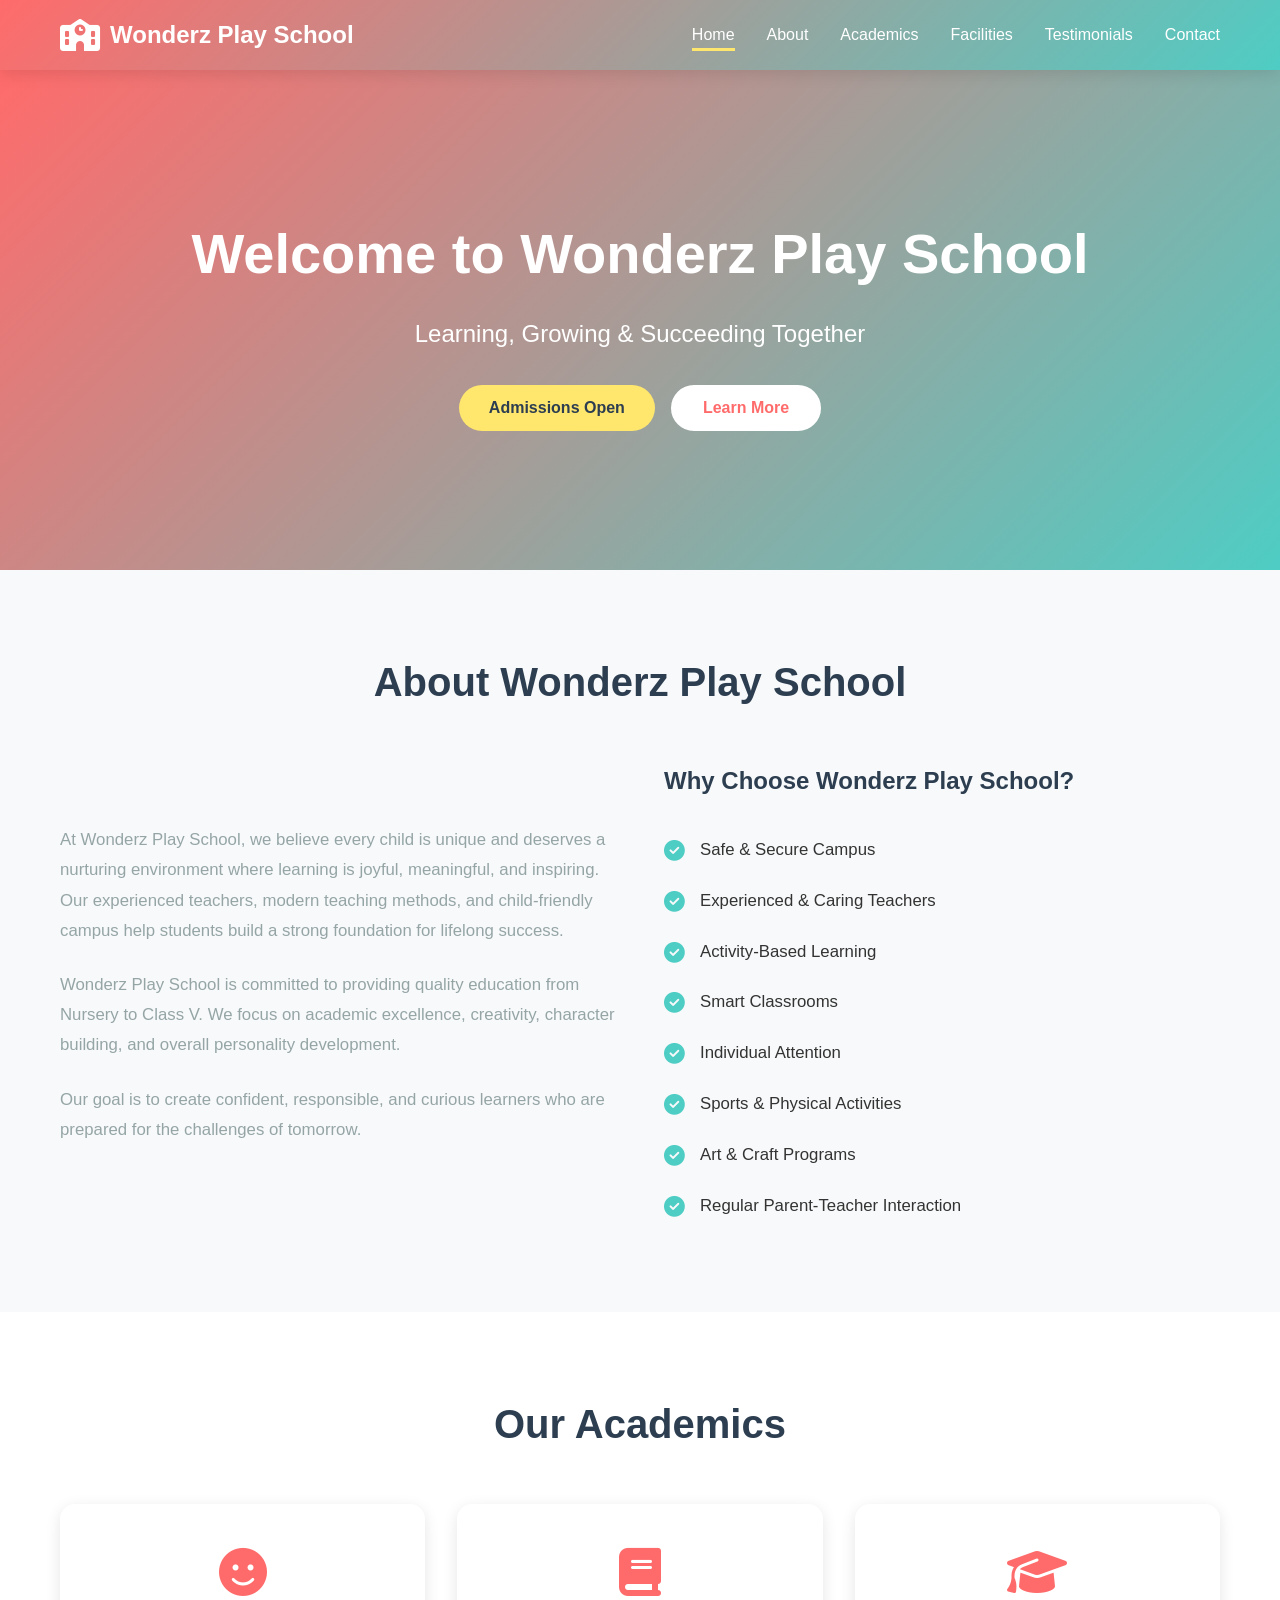
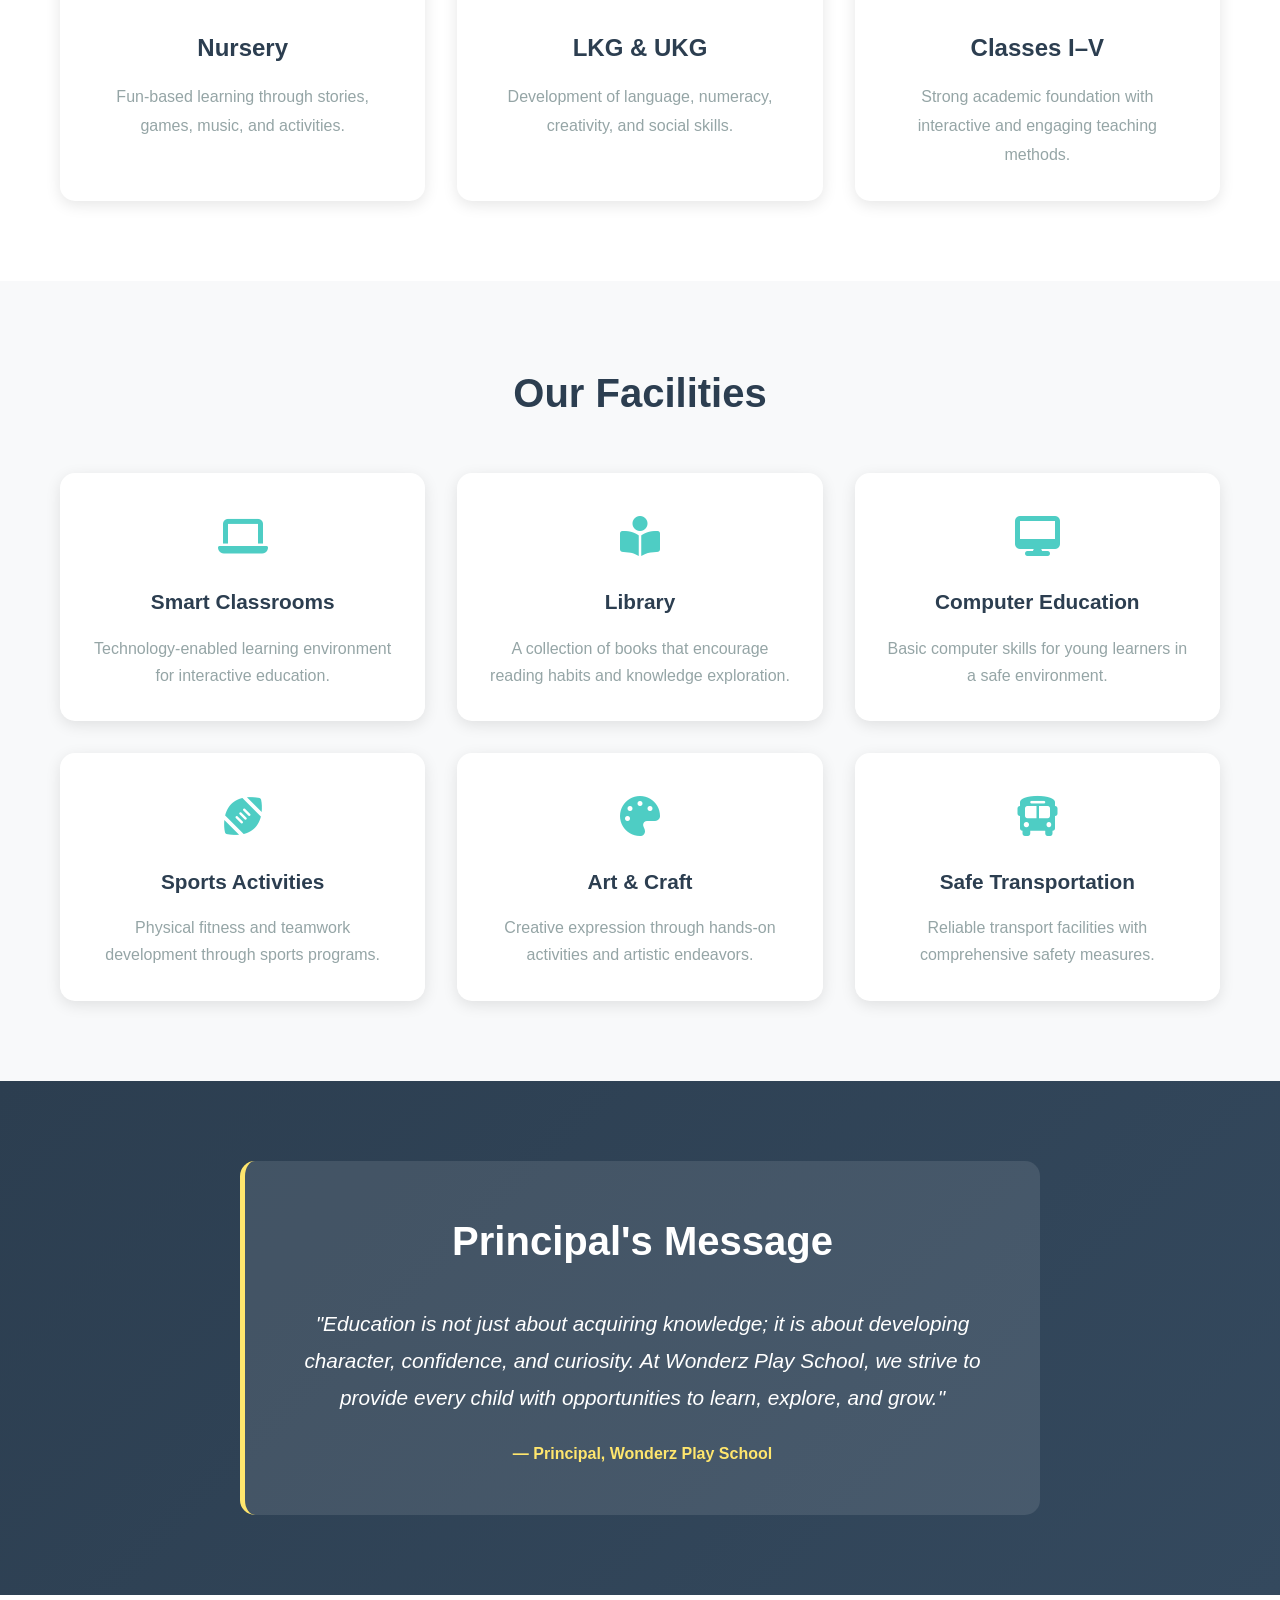
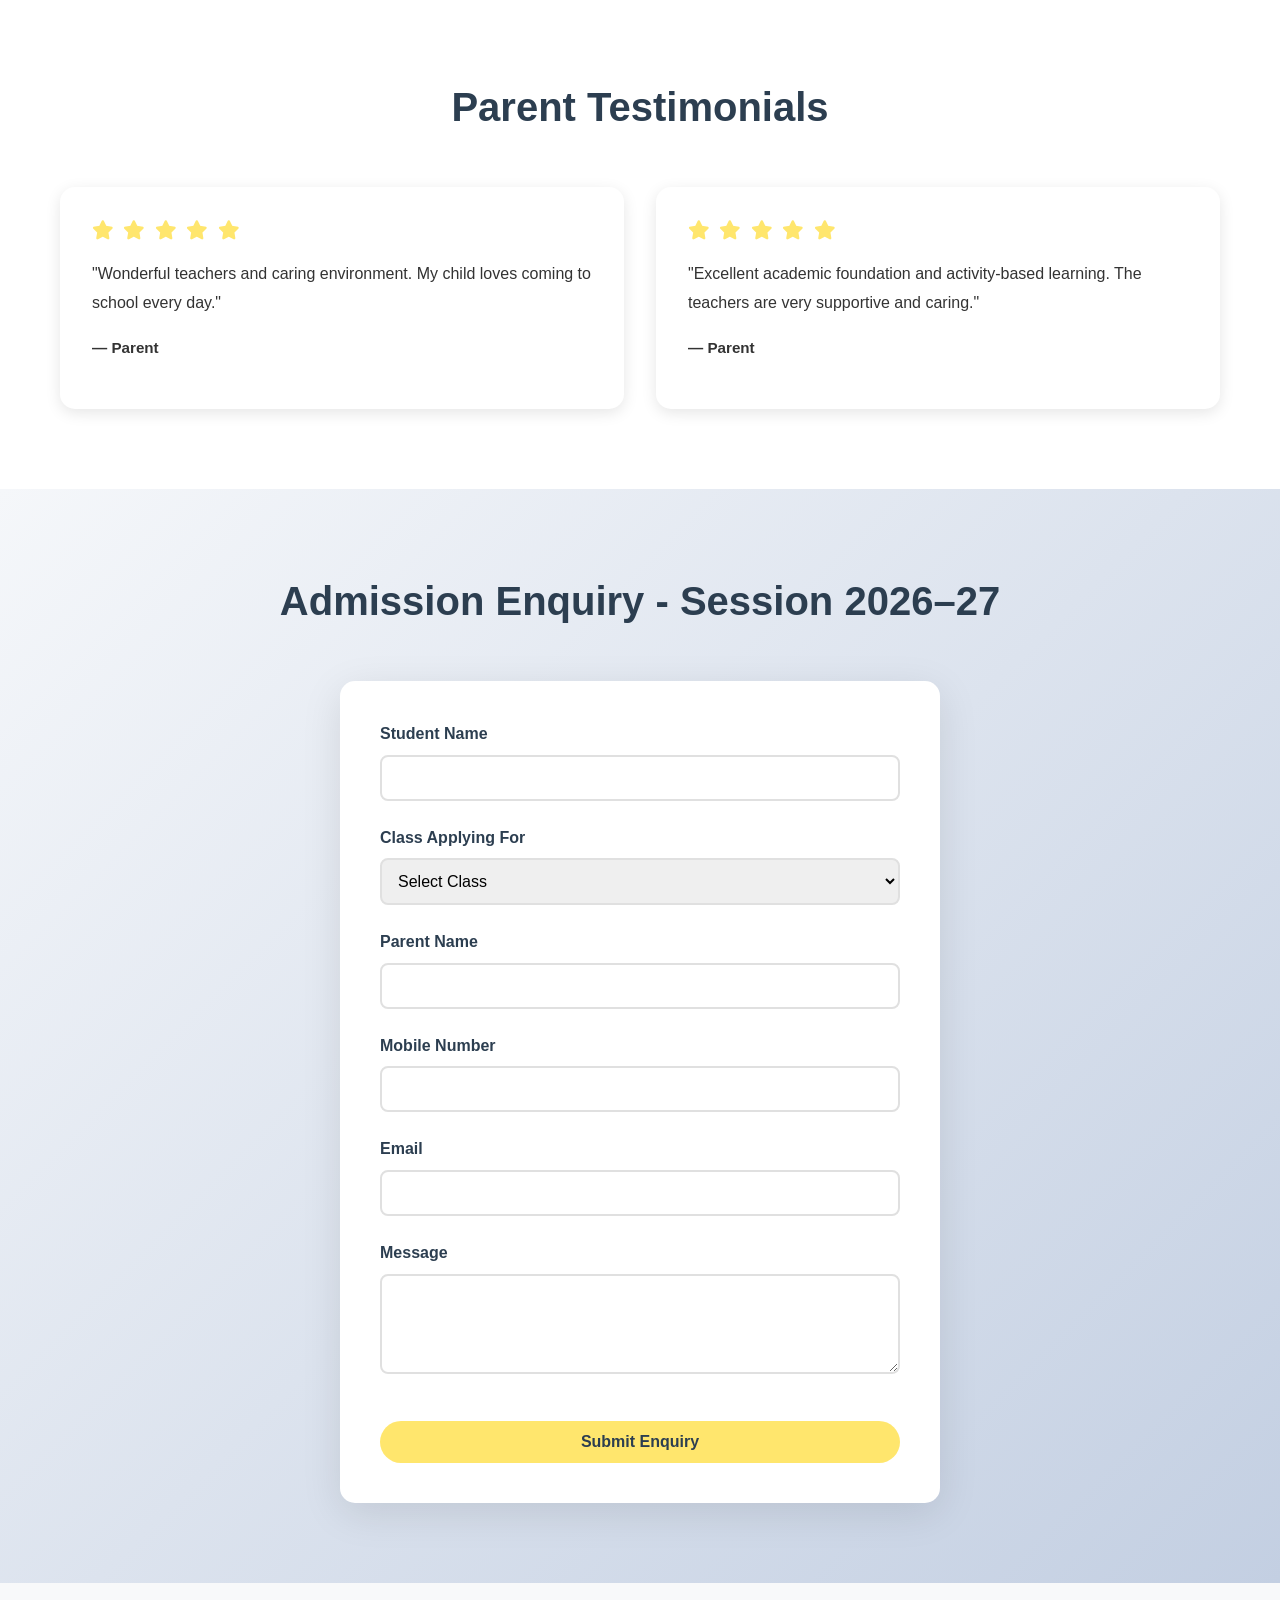
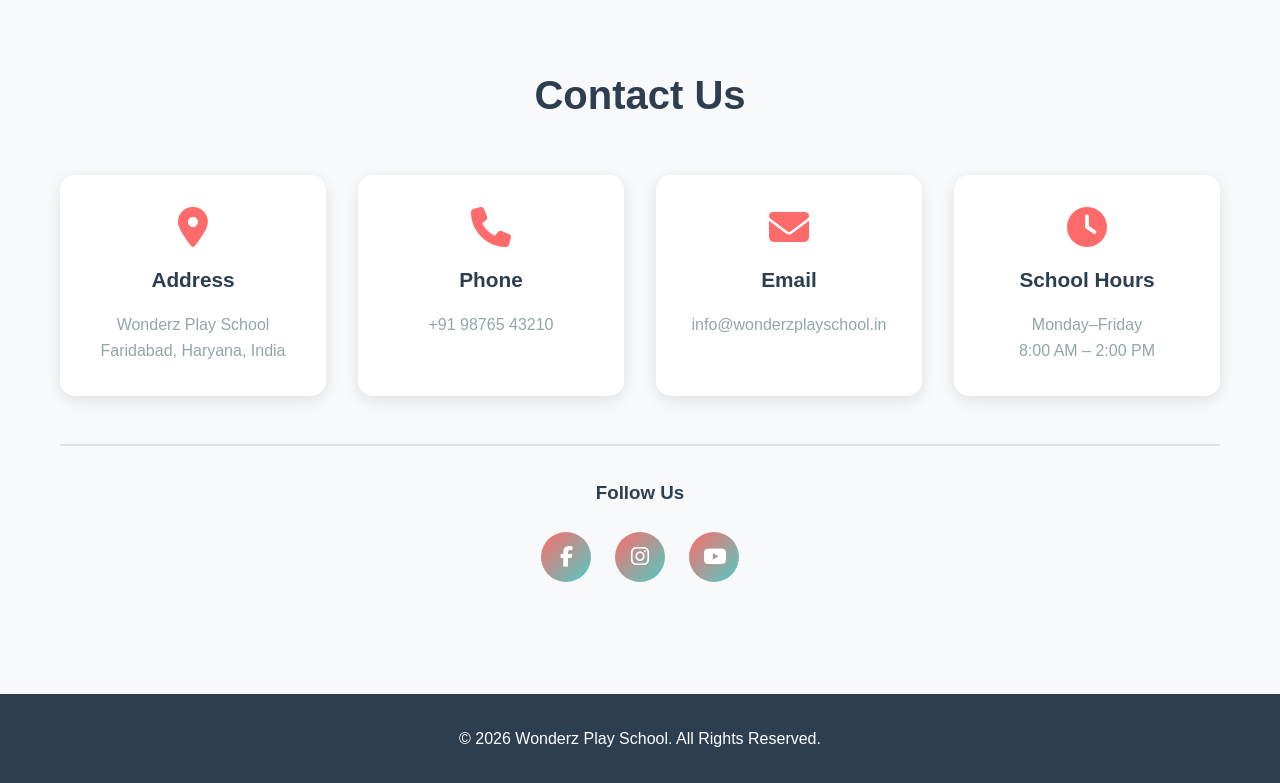
<file: index.html>
<!DOCTYPE html>
<html lang="en">
<head>
    <meta charset="UTF-8">
    <meta name="viewport" content="width=device-width, initial-scale=1.0">
    <title>Wonderz Play School - Nursery to Class V | Faridabad</title>
    <meta name="description" content="Wonderz Play School offers quality education from Nursery to Class V in Faridabad with modern teaching methods, safe campus, and experienced teachers.">
    <link rel="stylesheet" href="styles.css">
    <link rel="stylesheet" href="https://cdnjs.cloudflare.com/ajax/libs/font-awesome/6.4.0/css/all.min.css">
</head>
<body>
    <!-- Navigation Bar -->
    <nav class="navbar">
        <div class="container">
            <div class="navbar-content">
                <div class="logo">
                    <i class="fas fa-school"></i>
                    <span>Wonderz Play School</span>
                </div>
                <button class="hamburger" id="hamburger">
                    <span></span>
                    <span></span>
                    <span></span>
                </button>
                <ul class="nav-links" id="navLinks">
                    <li><a href="#home">Home</a></li>
                    <li><a href="#about">About</a></li>
                    <li><a href="#academics">Academics</a></li>
                    <li><a href="#facilities">Facilities</a></li>
                    <li><a href="#testimonials">Testimonials</a></li>
                    <li><a href="#contact">Contact</a></li>
                </ul>
            </div>
        </div>
    </nav>

    <!-- Hero Section -->
    <section class="hero" id="home">
        <div class="hero-content">
            <h1>Welcome to Wonderz Play School</h1>
            <p>Learning, Growing & Succeeding Together</p>
            <div class="hero-buttons">
                <button class="btn btn-primary" onclick="scrollToSection('admission')">Admissions Open</button>
                <button class="btn btn-secondary" onclick="scrollToSection('contact')">Learn More</button>
            </div>
        </div>
    </section>

    <!-- About Section -->
    <section class="about" id="about">
        <div class="container">
            <h2>About Wonderz Play School</h2>
            <div class="about-grid">
                <div class="about-text">
                    <p>At Wonderz Play School, we believe every child is unique and deserves a nurturing environment where learning is joyful, meaningful, and inspiring. Our experienced teachers, modern teaching methods, and child-friendly campus help students build a strong foundation for lifelong success.</p>
                    <p>Wonderz Play School is committed to providing quality education from Nursery to Class V. We focus on academic excellence, creativity, character building, and overall personality development.</p>
                    <p>Our goal is to create confident, responsible, and curious learners who are prepared for the challenges of tomorrow.</p>
                </div>
                <div class="why-choose">
                    <h3>Why Choose Wonderz Play School?</h3>
                    <ul class="features-list">
                        <li><i class="fas fa-check-circle"></i> Safe & Secure Campus</li>
                        <li><i class="fas fa-check-circle"></i> Experienced & Caring Teachers</li>
                        <li><i class="fas fa-check-circle"></i> Activity-Based Learning</li>
                        <li><i class="fas fa-check-circle"></i> Smart Classrooms</li>
                        <li><i class="fas fa-check-circle"></i> Individual Attention</li>
                        <li><i class="fas fa-check-circle"></i> Sports & Physical Activities</li>
                        <li><i class="fas fa-check-circle"></i> Art & Craft Programs</li>
                        <li><i class="fas fa-check-circle"></i> Regular Parent-Teacher Interaction</li>
                    </ul>
                </div>
            </div>
        </div>
    </section>

    <!-- Academics Section -->
    <section class="academics" id="academics">
        <div class="container">
            <h2>Our Academics</h2>
            <div class="academics-grid">
                <div class="academic-card">
                    <div class="icon">
                        <i class="fas fa-smile"></i>
                    </div>
                    <h3>Nursery</h3>
                    <p>Fun-based learning through stories, games, music, and activities.</p>
                </div>
                <div class="academic-card">
                    <div class="icon">
                        <i class="fas fa-book"></i>
                    </div>
                    <h3>LKG & UKG</h3>
                    <p>Development of language, numeracy, creativity, and social skills.</p>
                </div>
                <div class="academic-card">
                    <div class="icon">
                        <i class="fas fa-graduation-cap"></i>
                    </div>
                    <h3>Classes I–V</h3>
                    <p>Strong academic foundation with interactive and engaging teaching methods.</p>
                </div>
            </div>
        </div>
    </section>

    <!-- Facilities Section -->
    <section class="facilities" id="facilities">
        <div class="container">
            <h2>Our Facilities</h2>
            <div class="facilities-grid">
                <div class="facility-card">
                    <div class="facility-icon">
                        <i class="fas fa-laptop"></i>
                    </div>
                    <h3>Smart Classrooms</h3>
                    <p>Technology-enabled learning environment for interactive education.</p>
                </div>
                <div class="facility-card">
                    <div class="facility-icon">
                        <i class="fas fa-book-reader"></i>
                    </div>
                    <h3>Library</h3>
                    <p>A collection of books that encourage reading habits and knowledge exploration.</p>
                </div>
                <div class="facility-card">
                    <div class="facility-icon">
                        <i class="fas fa-desktop"></i>
                    </div>
                    <h3>Computer Education</h3>
                    <p>Basic computer skills for young learners in a safe environment.</p>
                </div>
                <div class="facility-card">
                    <div class="facility-icon">
                        <i class="fas fa-football-ball"></i>
                    </div>
                    <h3>Sports Activities</h3>
                    <p>Physical fitness and teamwork development through sports programs.</p>
                </div>
                <div class="facility-card">
                    <div class="facility-icon">
                        <i class="fas fa-palette"></i>
                    </div>
                    <h3>Art & Craft</h3>
                    <p>Creative expression through hands-on activities and artistic endeavors.</p>
                </div>
                <div class="facility-card">
                    <div class="facility-icon">
                        <i class="fas fa-bus"></i>
                    </div>
                    <h3>Safe Transportation</h3>
                    <p>Reliable transport facilities with comprehensive safety measures.</p>
                </div>
            </div>
        </div>
    </section>

    <!-- Principal's Message Section -->
    <section class="principal-message">
        <div class="container">
            <div class="message-card">
                <h2>Principal's Message</h2>
                <blockquote>
                    "Education is not just about acquiring knowledge; it is about developing character, confidence, and curiosity. At Wonderz Play School, we strive to provide every child with opportunities to learn, explore, and grow."
                </blockquote>
                <p class="principal-name">— Principal, Wonderz Play School</p>
            </div>
        </div>
    </section>

    <!-- Testimonials Section -->
    <section class="testimonials" id="testimonials">
        <div class="container">
            <h2>Parent Testimonials</h2>
            <div class="testimonials-grid">
                <div class="testimonial-card">
                    <div class="stars">
                        <i class="fas fa-star"></i>
                        <i class="fas fa-star"></i>
                        <i class="fas fa-star"></i>
                        <i class="fas fa-star"></i>
                        <i class="fas fa-star"></i>
                    </div>
                    <p>"Wonderful teachers and caring environment. My child loves coming to school every day."</p>
                    <p class="testimonial-author">— Parent</p>
                </div>
                <div class="testimonial-card">
                    <div class="stars">
                        <i class="fas fa-star"></i>
                        <i class="fas fa-star"></i>
                        <i class="fas fa-star"></i>
                        <i class="fas fa-star"></i>
                        <i class="fas fa-star"></i>
                    </div>
                    <p>"Excellent academic foundation and activity-based learning. The teachers are very supportive and caring."</p>
                    <p class="testimonial-author">— Parent</p>
                </div>
            </div>
        </div>
    </section>

    <!-- Admission Section -->
    <section class="admission" id="admission">
        <div class="container">
            <h2>Admission Enquiry - Session 2026–27</h2>
            <div class="admission-form-wrapper">
                <form class="admission-form" id="admissionForm">
                    <div class="form-group">
                        <label for="studentName">Student Name</label>
                        <input type="text" id="studentName" name="studentName" required>
                    </div>
                    <div class="form-group">
                        <label for="classApplying">Class Applying For</label>
                        <select id="classApplying" name="classApplying" required>
                            <option value="">Select Class</option>
                            <option value="Nursery">Nursery</option>
                            <option value="LKG">LKG</option>
                            <option value="UKG">UKG</option>
                            <option value="Class I">Class I</option>
                            <option value="Class II">Class II</option>
                            <option value="Class III">Class III</option>
                            <option value="Class IV">Class IV</option>
                            <option value="Class V">Class V</option>
                        </select>
                    </div>
                    <div class="form-group">
                        <label for="parentName">Parent Name</label>
                        <input type="text" id="parentName" name="parentName" required>
                    </div>
                    <div class="form-group">
                        <label for="mobile">Mobile Number</label>
                        <input type="tel" id="mobile" name="mobile" pattern="[0-9]{10}" required>
                    </div>
                    <div class="form-group">
                        <label for="email">Email</label>
                        <input type="email" id="email" name="email" required>
                    </div>
                    <div class="form-group">
                        <label for="message">Message</label>
                        <textarea id="message" name="message" rows="4"></textarea>
                    </div>
                    <button type="submit" class="btn btn-primary">Submit Enquiry</button>
                    <div id="formMessage" class="form-message"></div>
                </form>
            </div>
        </div>
    </section>

    <!-- Contact Section -->
    <section class="contact" id="contact">
        <div class="container">
            <h2>Contact Us</h2>
            <div class="contact-grid">
                <div class="contact-card">
                    <i class="fas fa-map-marker-alt"></i>
                    <h3>Address</h3>
                    <p>Wonderz Play School<br>Faridabad, Haryana, India</p>
                </div>
                <div class="contact-card">
                    <i class="fas fa-phone"></i>
                    <h3>Phone</h3>
                    <p><a href="tel:+919876543210">+91 98765 43210</a></p>
                </div>
                <div class="contact-card">
                    <i class="fas fa-envelope"></i>
                    <h3>Email</h3>
                    <p><a href="mailto:info@wonderzplayschool.in">info@wonderzplayschool.in</a></p>
                </div>
                <div class="contact-card">
                    <i class="fas fa-clock"></i>
                    <h3>School Hours</h3>
                    <p>Monday–Friday<br>8:00 AM – 2:00 PM</p>
                </div>
            </div>

            <!-- Social Media -->
            <div class="social-media">
                <h3>Follow Us</h3>
                <div class="social-links">
                    <a href="#" target="_blank" class="social-icon">
                        <i class="fab fa-facebook-f"></i>
                    </a>
                    <a href="#" target="_blank" class="social-icon">
                        <i class="fab fa-instagram"></i>
                    </a>
                    <a href="#" target="_blank" class="social-icon">
                        <i class="fab fa-youtube"></i>
                    </a>
                </div>
            </div>
        </div>
    </section>

    <!-- Footer -->
    <footer class="footer">
        <div class="container">
            <p>&copy; 2026 Wonderz Play School. All Rights Reserved.</p>
        </div>
    </footer>

    <script src="script.js"></script>
</body>
</html>
</file>
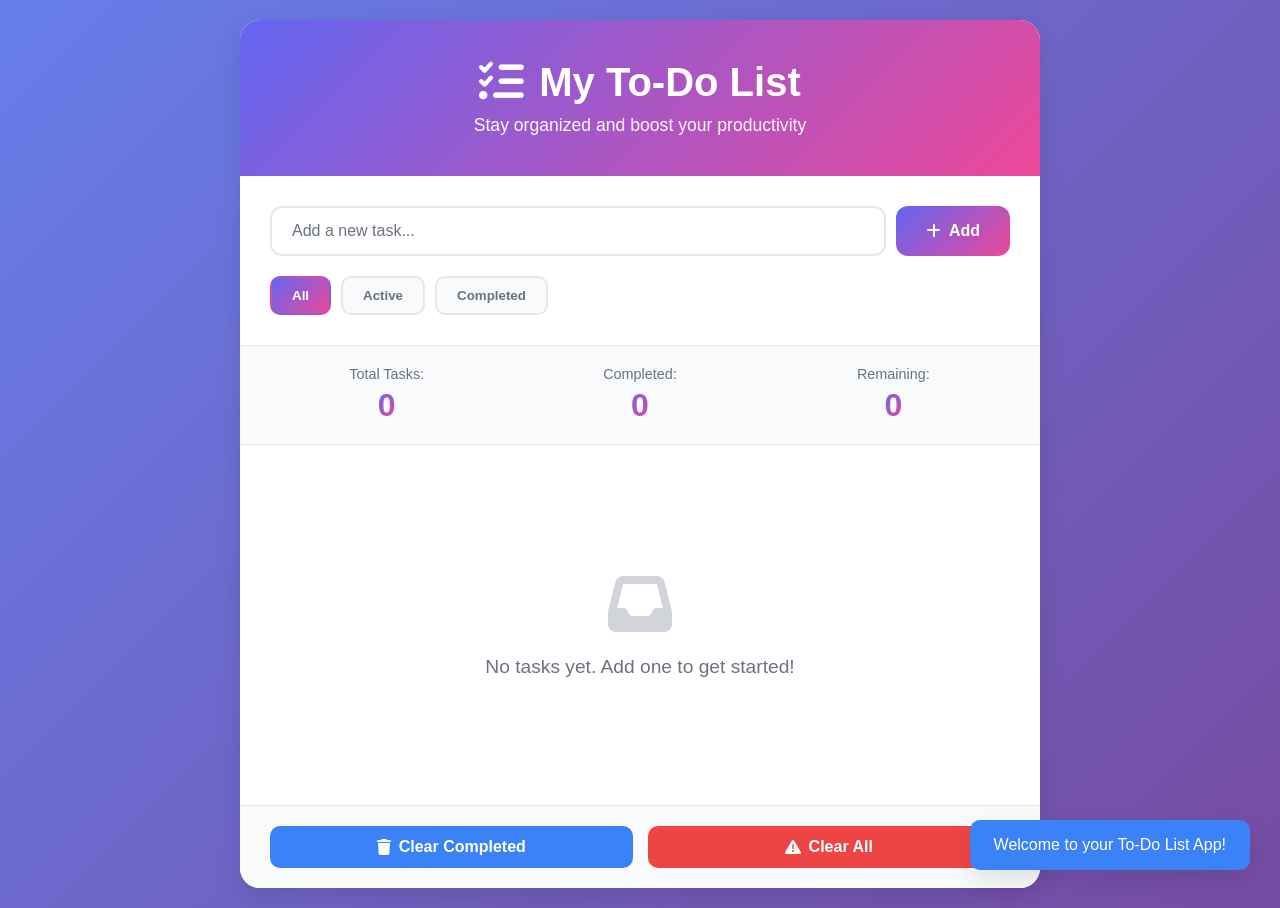
<file: todo-app.html>
<!DOCTYPE html>
<html lang="en">
<head>
    <meta charset="UTF-8">
    <meta name="viewport" content="width=device-width, initial-scale=1.0">
    <title>To-Do List App - Simple Task Manager</title>
    <meta name="description" content="A simple and elegant to-do list application with local storage. Manage your tasks efficiently.">
    <link rel="stylesheet" href="todo-styles.css">
    <link rel="stylesheet" href="https://cdnjs.cloudflare.com/ajax/libs/font-awesome/6.4.0/css/all.min.css">
</head>
<body>
    <div class="container">
        <div class="todo-wrapper">
            <!-- Header Section -->
            <div class="todo-header">
                <h1><i class="fas fa-tasks"></i> My To-Do List</h1>
                <p class="subtitle">Stay organized and boost your productivity</p>
            </div>

            <!-- Input Section -->
            <div class="input-section">
                <div class="input-group">
                    <input 
                        type="text" 
                        id="todoInput" 
                        class="todo-input" 
                        placeholder="Add a new task..."
                        autocomplete="off"
                    >
                    <button id="addBtn" class="add-btn">
                        <i class="fas fa-plus"></i> Add
                    </button>
                </div>
                <div class="filter-buttons">
                    <button class="filter-btn active" data-filter="all">
                        All
                    </button>
                    <button class="filter-btn" data-filter="active">
                        Active
                    </button>
                    <button class="filter-btn" data-filter="completed">
                        Completed
                    </button>
                </div>
            </div>

            <!-- Stats Section -->
            <div class="stats-section">
                <div class="stat-item">
                    <span class="stat-label">Total Tasks:</span>
                    <span class="stat-value" id="totalTasks">0</span>
                </div>
                <div class="stat-item">
                    <span class="stat-label">Completed:</span>
                    <span class="stat-value" id="completedTasks">0</span>
                </div>
                <div class="stat-item">
                    <span class="stat-label">Remaining:</span>
                    <span class="stat-value" id="remainingTasks">0</span>
                </div>
            </div>

            <!-- Tasks List Section -->
            <div class="tasks-section">
                <ul id="todoList" class="todo-list">
                    <!-- Tasks will be added here dynamically -->
                </ul>
                <div id="emptyState" class="empty-state">
                    <i class="fas fa-inbox"></i>
                    <p>No tasks yet. Add one to get started!</p>
                </div>
            </div>

            <!-- Action Buttons -->
            <div class="action-buttons">
                <button id="clearCompleted" class="btn btn-secondary">
                    <i class="fas fa-trash"></i> Clear Completed
                </button>
                <button id="clearAll" class="btn btn-danger">
                    <i class="fas fa-exclamation-triangle"></i> Clear All
                </button>
            </div>
        </div>
    </div>

    <!-- Confirmation Modal -->
    <div id="confirmModal" class="modal">
        <div class="modal-content">
            <div class="modal-header">
                <h2>Confirm Action</h2>
                <button class="modal-close" onclick="closeModal()">&times;</button>
            </div>
            <div class="modal-body">
                <p id="confirmMessage">Are you sure?</p>
            </div>
            <div class="modal-footer">
                <button class="btn btn-secondary" onclick="closeModal()">Cancel</button>
                <button class="btn btn-danger" id="confirmBtn">Confirm</button>
            </div>
        </div>
    </div>

    <!-- Toast Notification -->
    <div id="toast" class="toast"></div>

    <script src="todo-script.js"></script>
</body>
</html>
</file>
<file: styles.css>
/* ========================================
   WONDERZ PLAY SCHOOL - STYLES
   ======================================== */

* {
    margin: 0;
    padding: 0;
    box-sizing: border-box;
}

:root {
    --primary-color: #FF6B6B;
    --secondary-color: #4ECDC4;
    --accent-color: #FFE66D;
    --dark-color: #2C3E50;
    --light-color: #F8F9FA;
    --text-color: #333;
    --gray-color: #95A5A6;
    --shadow: 0 4px 15px rgba(0, 0, 0, 0.1);
    --transition: all 0.3s ease;
}

body {
    font-family: 'Segoe UI', Tahoma, Geneva, Verdana, sans-serif;
    line-height: 1.6;
    color: var(--text-color);
    overflow-x: hidden;
}

.container {
    max-width: 1200px;
    margin: 0 auto;
    padding: 0 20px;
}

/* ========================================
   NAVIGATION BAR
   ======================================== */

.navbar {
    background: linear-gradient(135deg, var(--primary-color) 0%, var(--secondary-color) 100%);
    color: white;
    padding: 1rem 0;
    position: sticky;
    top: 0;
    z-index: 1000;
    box-shadow: var(--shadow);
}

.navbar-content {
    display: flex;
    justify-content: space-between;
    align-items: center;
}

.logo {
    display: flex;
    align-items: center;
    font-size: 1.5rem;
    font-weight: bold;
    gap: 10px;
}

.logo i {
    font-size: 2rem;
}

.nav-links {
    display: flex;
    list-style: none;
    gap: 2rem;
}

.nav-links a {
    color: white;
    text-decoration: none;
    transition: var(--transition);
    font-weight: 500;
}

.nav-links a:hover {
    opacity: 0.8;
    transform: translateY(-2px);
}

.hamburger {
    display: none;
    flex-direction: column;
    background: none;
    border: none;
    cursor: pointer;
    gap: 5px;
}

.hamburger span {
    width: 25px;
    height: 3px;
    background: white;
    border-radius: 2px;
    transition: var(--transition);
}

/* ========================================
   HERO SECTION
   ======================================== */

.hero {
    background: linear-gradient(135deg, var(--primary-color) 0%, var(--secondary-color) 100%);
    color: white;
    padding: 120px 20px;
    text-align: center;
    min-height: 500px;
    display: flex;
    align-items: center;
    justify-content: center;
}

.hero-content h1 {
    font-size: 3.5rem;
    margin-bottom: 1rem;
    animation: slideInDown 0.8s ease;
}

.hero-content p {
    font-size: 1.5rem;
    margin-bottom: 2rem;
    opacity: 0.95;
    animation: slideInUp 0.8s ease 0.2s both;
}

.hero-buttons {
    display: flex;
    gap: 1rem;
    justify-content: center;
    flex-wrap: wrap;
    animation: slideInUp 0.8s ease 0.4s both;
}

@keyframes slideInDown {
    from {
        opacity: 0;
        transform: translateY(-30px);
    }
    to {
        opacity: 1;
        transform: translateY(0);
    }
}

@keyframes slideInUp {
    from {
        opacity: 0;
        transform: translateY(30px);
    }
    to {
        opacity: 1;
        transform: translateY(0);
    }
}

/* ========================================
   BUTTONS
   ======================================== */

.btn {
    padding: 12px 30px;
    font-size: 1rem;
    border: none;
    border-radius: 50px;
    cursor: pointer;
    transition: var(--transition);
    font-weight: 600;
    text-decoration: none;
    display: inline-block;
}

.btn-primary {
    background: var(--accent-color);
    color: var(--dark-color);
}

.btn-primary:hover {
    transform: translateY(-3px);
    box-shadow: 0 8px 20px rgba(255, 230, 109, 0.4);
}

.btn-secondary {
    background: white;
    color: var(--primary-color);
    border: 2px solid white;
}

.btn-secondary:hover {
    background: transparent;
    color: white;
    transform: translateY(-3px);
}

/* ========================================
   ABOUT SECTION
   ======================================== */

.about {
    padding: 80px 20px;
    background: var(--light-color);
}

.about h2,
.academics h2,
.facilities h2,
.admission h2,
.contact h2,
.testimonials h2,
.principal-message h2 {
    font-size: 2.5rem;
    margin-bottom: 3rem;
    text-align: center;
    color: var(--dark-color);
}

.about-grid {
    display: grid;
    grid-template-columns: 1fr 1fr;
    gap: 3rem;
    align-items: center;
}

.about-text p {
    margin-bottom: 1.5rem;
    line-height: 1.8;
    color: var(--gray-color);
    font-size: 1.05rem;
}

.why-choose h3 {
    font-size: 1.5rem;
    color: var(--dark-color);
    margin-bottom: 1.5rem;
}

.features-list {
    list-style: none;
}

.features-list li {
    padding: 12px 0;
    display: flex;
    align-items: center;
    gap: 15px;
    font-size: 1.05rem;
    color: var(--text-color);
}

.features-list i {
    color: var(--secondary-color);
    font-size: 1.3rem;
}

/* ========================================
   ACADEMICS SECTION
   ======================================== */

.academics {
    padding: 80px 20px;
}

.academics-grid {
    display: grid;
    grid-template-columns: repeat(auto-fit, minmax(300px, 1fr));
    gap: 2rem;
}

.academic-card {
    background: white;
    padding: 2rem;
    border-radius: 15px;
    text-align: center;
    box-shadow: var(--shadow);
    transition: var(--transition);
}

.academic-card:hover {
    transform: translateY(-10px);
    box-shadow: 0 10px 30px rgba(0, 0, 0, 0.15);
}

.academic-card .icon {
    font-size: 3rem;
    color: var(--primary-color);
    margin-bottom: 1rem;
}

.academic-card h3 {
    font-size: 1.5rem;
    margin-bottom: 1rem;
    color: var(--dark-color);
}

.academic-card p {
    color: var(--gray-color);
    line-height: 1.8;
}

/* ========================================
   FACILITIES SECTION
   ======================================== */

.facilities {
    padding: 80px 20px;
    background: var(--light-color);
}

.facilities-grid {
    display: grid;
    grid-template-columns: repeat(auto-fit, minmax(280px, 1fr));
    gap: 2rem;
}

.facility-card {
    background: white;
    padding: 2rem;
    border-radius: 15px;
    text-align: center;
    box-shadow: var(--shadow);
    transition: var(--transition);
}

.facility-card:hover {
    transform: translateY(-8px);
    box-shadow: 0 15px 35px rgba(0, 0, 0, 0.1);
    border-top: 4px solid var(--secondary-color);
}

.facility-icon {
    font-size: 2.5rem;
    color: var(--secondary-color);
    margin-bottom: 1rem;
}

.facility-card h3 {
    font-size: 1.3rem;
    margin-bottom: 1rem;
    color: var(--dark-color);
}

.facility-card p {
    color: var(--gray-color);
    line-height: 1.7;
}

/* ========================================
   PRINCIPAL'S MESSAGE
   ======================================== */

.principal-message {
    padding: 80px 20px;
    background: linear-gradient(135deg, var(--dark-color) 0%, #34495E 100%);
    color: white;
}

.message-card {
    background: rgba(255, 255, 255, 0.1);
    padding: 3rem;
    border-radius: 15px;
    border-left: 5px solid var(--accent-color);
    max-width: 800px;
    margin: 0 auto;
    text-align: center;
}

.message-card h2 {
    color: white;
    margin-bottom: 2rem;
}

.message-card blockquote {
    font-size: 1.3rem;
    font-style: italic;
    margin-bottom: 1.5rem;
    line-height: 1.8;
}

.principal-name {
    color: var(--accent-color);
    font-weight: 600;
}

/* ========================================
   TESTIMONIALS SECTION
   ======================================== */

.testimonials {
    padding: 80px 20px;
}

.testimonials-grid {
    display: grid;
    grid-template-columns: repeat(auto-fit, minmax(300px, 1fr));
    gap: 2rem;
}

.testimonial-card {
    background: white;
    padding: 2rem;
    border-radius: 15px;
    box-shadow: var(--shadow);
    transition: var(--transition);
}

.testimonial-card:hover {
    transform: translateY(-5px);
    box-shadow: 0 12px 30px rgba(0, 0, 0, 0.15);
}

.stars {
    margin-bottom: 1rem;
}

.stars i {
    color: var(--accent-color);
    font-size: 1.2rem;
    margin-right: 5px;
}

.testimonial-card p {
    margin-bottom: 1rem;
    line-height: 1.8;
    color: var(--text-color);
}

.testimonial-author {
    color: var(--secondary-color);
    font-weight: 600;
    font-size: 0.95rem;
}

/* ========================================
   ADMISSION SECTION
   ======================================== */

.admission {
    padding: 80px 20px;
    background: linear-gradient(135deg, #F5F7FA 0%, #C3CFE2 100%);
}

.admission-form-wrapper {
    max-width: 600px;
    margin: 0 auto;
}

.admission-form {
    background: white;
    padding: 2.5rem;
    border-radius: 15px;
    box-shadow: 0 10px 40px rgba(0, 0, 0, 0.1);
}

.form-group {
    margin-bottom: 1.5rem;
}

.form-group label {
    display: block;
    margin-bottom: 0.5rem;
    font-weight: 600;
    color: var(--dark-color);
}

.form-group input,
.form-group select,
.form-group textarea {
    width: 100%;
    padding: 12px;
    border: 2px solid #E0E0E0;
    border-radius: 8px;
    font-size: 1rem;
    font-family: inherit;
    transition: var(--transition);
}

.form-group input:focus,
.form-group select:focus,
.form-group textarea:focus {
    outline: none;
    border-color: var(--secondary-color);
    box-shadow: 0 0 0 3px rgba(78, 205, 196, 0.1);
}

.admission-form button {
    width: 100%;
    margin-top: 1rem;
}

.form-message {
    margin-top: 1rem;
    padding: 1rem;
    border-radius: 8px;
    text-align: center;
    display: none;
}

.form-message.success {
    display: block;
    background: #D4EDDA;
    color: #155724;
    border: 1px solid #C3E6CB;
}

.form-message.error {
    display: block;
    background: #F8D7DA;
    color: #721C24;
    border: 1px solid #F5C6CB;
}

/* ========================================
   CONTACT SECTION
   ======================================== */

.contact {
    padding: 80px 20px;
    background: var(--light-color);
}

.contact-grid {
    display: grid;
    grid-template-columns: repeat(auto-fit, minmax(250px, 1fr));
    gap: 2rem;
    margin-bottom: 3rem;
}

.contact-card {
    background: white;
    padding: 2rem;
    border-radius: 15px;
    text-align: center;
    box-shadow: var(--shadow);
    transition: var(--transition);
}

.contact-card:hover {
    transform: translateY(-8px);
    background: linear-gradient(135deg, var(--primary-color) 0%, var(--secondary-color) 100%);
    color: white;
}

.contact-card i {
    font-size: 2.5rem;
    color: var(--primary-color);
    margin-bottom: 1rem;
}

.contact-card:hover i {
    color: white;
}

.contact-card h3 {
    font-size: 1.3rem;
    margin-bottom: 1rem;
    color: var(--dark-color);
}

.contact-card:hover h3 {
    color: white;
}

.contact-card p {
    color: var(--gray-color);
}

.contact-card:hover p {
    color: rgba(255, 255, 255, 0.95);
}

.contact-card a {
    color: inherit;
    text-decoration: none;
}

.contact-card a:hover {
    text-decoration: underline;
}

/* Social Media */

.social-media {
    text-align: center;
    padding: 2rem 0;
    border-top: 2px solid #E0E0E0;
}

.social-media h3 {
    margin-bottom: 1.5rem;
    color: var(--dark-color);
}

.social-links {
    display: flex;
    justify-content: center;
    gap: 1.5rem;
}

.social-icon {
    display: inline-flex;
    align-items: center;
    justify-content: center;
    width: 50px;
    height: 50px;
    background: linear-gradient(135deg, var(--primary-color) 0%, var(--secondary-color) 100%);
    color: white;
    border-radius: 50%;
    text-decoration: none;
    transition: var(--transition);
    font-size: 1.3rem;
}

.social-icon:hover {
    transform: translateY(-5px) scale(1.1);
    box-shadow: 0 8px 20px rgba(0, 0, 0, 0.2);
}

/* ========================================
   FOOTER
   ======================================== */

.footer {
    background: var(--dark-color);
    color: white;
    text-align: center;
    padding: 2rem;
}

/* ========================================
   RESPONSIVE DESIGN
   ======================================== */

@media (max-width: 768px) {
    .hamburger {
        display: flex;
    }

    .nav-links {
        display: none;
        flex-direction: column;
        position: absolute;
        top: 100%;
        left: 0;
        right: 0;
        background: linear-gradient(135deg, var(--primary-color) 0%, var(--secondary-color) 100%);
        padding: 1rem;
        gap: 1rem;
    }

    .nav-links.active {
        display: flex;
    }

    .hamburger.active span:nth-child(1) {
        transform: rotate(45deg) translate(8px, 8px);
    }

    .hamburger.active span:nth-child(2) {
        opacity: 0;
    }

    .hamburger.active span:nth-child(3) {
        transform: rotate(-45deg) translate(7px, -7px);
    }

    .hero-content h1 {
        font-size: 2.5rem;
    }

    .hero-content p {
        font-size: 1.2rem;
    }

    .about-grid {
        grid-template-columns: 1fr;
    }

    .about h2,
    .academics h2,
    .facilities h2,
    .admission h2,
    .contact h2,
    .testimonials h2,
    .principal-message h2 {
        font-size: 2rem;
    }

    .message-card {
        padding: 2rem;
    }

    .message-card blockquote {
        font-size: 1.1rem;
    }

    .hero-buttons {
        flex-direction: column;
    }

    .btn {
        width: 100%;
    }

    .social-links {
        gap: 1rem;
    }
}

@media (max-width: 480px) {
    .logo span {
        display: none;
    }

    .hero-content h1 {
        font-size: 2rem;
    }

    .hero-content p {
        font-size: 1rem;
    }

    .about h2,
    .academics h2,
    .facilities h2,
    .admission h2,
    .contact h2,
    .testimonials h2,
    .principal-message h2 {
        font-size: 1.5rem;
    }

    .academics-grid,
    .facilities-grid,
    .testimonials-grid,
    .contact-grid {
        grid-template-columns: 1fr;
    }

    .admission-form {
        padding: 1.5rem;
    }

    .hero {
        padding: 60px 20px;
    }

    .about,
    .academics,
    .facilities,
    .admission,
    .contact,
    .testimonials,
    .principal-message {
        padding: 40px 20px;
    }
}
</file>
<file: todo-styles.css>
/* ========================================
   TO-DO LIST APP - STYLES
   ======================================== */

* {
    margin: 0;
    padding: 0;
    box-sizing: border-box;
}

:root {
    --primary-color: #6366f1;
    --secondary-color: #ec4899;
    --success-color: #10b981;
    --danger-color: #ef4444;
    --warning-color: #f59e0b;
    --info-color: #3b82f6;
    --dark-color: #1f2937;
    --light-color: #f9fafb;
    --border-color: #e5e7eb;
    --text-color: #111827;
    --text-light: #6b7280;
    --shadow: 0 4px 6px rgba(0, 0, 0, 0.1);
    --shadow-lg: 0 10px 25px rgba(0, 0, 0, 0.1);
    --transition: all 0.3s ease;
}

body {
    font-family: 'Segoe UI', Tahoma, Geneva, Verdana, sans-serif;
    background: linear-gradient(135deg, #667eea 0%, #764ba2 100%);
    min-height: 100vh;
    padding: 20px;
    color: var(--text-color);
}

.container {
    max-width: 800px;
    margin: 0 auto;
}

/* ========================================
   TODO WRAPPER
   ======================================== */

.todo-wrapper {
    background: white;
    border-radius: 20px;
    box-shadow: var(--shadow-lg);
    overflow: hidden;
    animation: slideUp 0.5s ease;
}

@keyframes slideUp {
    from {
        opacity: 0;
        transform: translateY(30px);
    }
    to {
        opacity: 1;
        transform: translateY(0);
    }
}

/* ========================================
   HEADER SECTION
   ======================================== */

.todo-header {
    background: linear-gradient(135deg, var(--primary-color) 0%, var(--secondary-color) 100%);
    color: white;
    padding: 40px 30px;
    text-align: center;
}

.todo-header h1 {
    font-size: 2.5rem;
    margin-bottom: 10px;
    display: flex;
    align-items: center;
    justify-content: center;
    gap: 15px;
}

.todo-header i {
    font-size: 2.8rem;
}

.subtitle {
    font-size: 1.1rem;
    opacity: 0.95;
    font-weight: 300;
}

/* ========================================
   INPUT SECTION
   ======================================== */

.input-section {
    padding: 30px;
    border-bottom: 1px solid var(--border-color);
}

.input-group {
    display: flex;
    gap: 10px;
    margin-bottom: 20px;
}

.todo-input {
    flex: 1;
    padding: 14px 20px;
    font-size: 1rem;
    border: 2px solid var(--border-color);
    border-radius: 12px;
    transition: var(--transition);
    font-family: inherit;
}

.todo-input:focus {
    outline: none;
    border-color: var(--primary-color);
    box-shadow: 0 0 0 3px rgba(99, 102, 241, 0.1);
}

.todo-input::placeholder {
    color: var(--text-light);
}

.add-btn {
    padding: 14px 30px;
    background: linear-gradient(135deg, var(--primary-color) 0%, var(--secondary-color) 100%);
    color: white;
    border: none;
    border-radius: 12px;
    font-size: 1rem;
    font-weight: 600;
    cursor: pointer;
    transition: var(--transition);
    display: flex;
    align-items: center;
    gap: 8px;
    white-space: nowrap;
}

.add-btn:hover {
    transform: translateY(-2px);
    box-shadow: 0 8px 16px rgba(99, 102, 241, 0.3);
}

.add-btn:active {
    transform: translateY(0);
}

/* Filter Buttons */

.filter-buttons {
    display: flex;
    gap: 10px;
    flex-wrap: wrap;
}

.filter-btn {
    padding: 10px 20px;
    background: var(--light-color);
    border: 2px solid var(--border-color);
    border-radius: 10px;
    cursor: pointer;
    transition: var(--transition);
    font-weight: 600;
    color: var(--text-light);
}

.filter-btn:hover {
    border-color: var(--primary-color);
    color: var(--primary-color);
}

.filter-btn.active {
    background: linear-gradient(135deg, var(--primary-color) 0%, var(--secondary-color) 100%);
    color: white;
    border-color: transparent;
}

/* ========================================
   STATS SECTION
   ======================================== */

.stats-section {
    display: grid;
    grid-template-columns: repeat(auto-fit, minmax(150px, 1fr));
    gap: 20px;
    padding: 20px 30px;
    background: var(--light-color);
    border-bottom: 1px solid var(--border-color);
}

.stat-item {
    display: flex;
    flex-direction: column;
    align-items: center;
    gap: 5px;
}

.stat-label {
    font-size: 0.9rem;
    color: var(--text-light);
    font-weight: 500;
}

.stat-value {
    font-size: 2rem;
    font-weight: bold;
    background: linear-gradient(135deg, var(--primary-color) 0%, var(--secondary-color) 100%);
    -webkit-background-clip: text;
    -webkit-text-fill-color: transparent;
    background-clip: text;
}

/* ========================================
   TASKS SECTION
   ======================================== */

.tasks-section {
    padding: 30px;
    min-height: 300px;
    position: relative;
}

.todo-list {
    list-style: none;
}

.todo-item {
    display: flex;
    align-items: center;
    gap: 15px;
    padding: 18px;
    background: var(--light-color);
    border-radius: 12px;
    margin-bottom: 12px;
    transition: var(--transition);
    animation: slideIn 0.3s ease;
}

@keyframes slideIn {
    from {
        opacity: 0;
        transform: translateX(-20px);
    }
    to {
        opacity: 1;
        transform: translateX(0);
    }
}

.todo-item:hover {
    background: white;
    box-shadow: 0 4px 12px rgba(0, 0, 0, 0.08);
}

.todo-item.completed {
    opacity: 0.6;
}

.todo-item.completed .todo-text {
    text-decoration: line-through;
    color: var(--text-light);
}

/* Checkbox */

.todo-checkbox {
    width: 24px;
    height: 24px;
    min-width: 24px;
    cursor: pointer;
    accent-color: var(--success-color);
}

.todo-checkbox:hover {
    transform: scale(1.1);
}

/* Todo Text */

.todo-text {
    flex: 1;
    font-size: 1.05rem;
    color: var(--text-color);
    word-break: break-word;
    transition: var(--transition);
}

/* Priority Badge */

.priority-badge {
    padding: 5px 12px;
    border-radius: 20px;
    font-size: 0.8rem;
    font-weight: 600;
    text-transform: uppercase;
    white-space: nowrap;
}

.priority-high {
    background: rgba(239, 68, 68, 0.1);
    color: var(--danger-color);
}

.priority-medium {
    background: rgba(245, 158, 11, 0.1);
    color: var(--warning-color);
}

.priority-low {
    background: rgba(16, 185, 129, 0.1);
    color: var(--success-color);
}

/* Todo Actions */

.todo-actions {
    display: flex;
    gap: 8px;
}

.todo-btn {
    width: 36px;
    height: 36px;
    border: none;
    border-radius: 8px;
    cursor: pointer;
    transition: var(--transition);
    display: flex;
    align-items: center;
    justify-content: center;
    font-size: 1rem;
}

.edit-btn {
    background: rgba(59, 130, 246, 0.1);
    color: var(--info-color);
}

.edit-btn:hover {
    background: var(--info-color);
    color: white;
}

.delete-btn {
    background: rgba(239, 68, 68, 0.1);
    color: var(--danger-color);
}

.delete-btn:hover {
    background: var(--danger-color);
    color: white;
}

/* ========================================
   EMPTY STATE
   ======================================== */

.empty-state {
    display: flex;
    flex-direction: column;
    align-items: center;
    justify-content: center;
    min-height: 300px;
    color: var(--text-light);
    text-align: center;
}

.empty-state i {
    font-size: 4rem;
    margin-bottom: 20px;
    opacity: 0.3;
}

.empty-state p {
    font-size: 1.2rem;
    font-weight: 300;
}

.empty-state.hidden {
    display: none;
}

/* ========================================
   ACTION BUTTONS
   ======================================== */

.action-buttons {
    display: flex;
    gap: 15px;
    padding: 20px 30px;
    border-top: 1px solid var(--border-color);
    background: var(--light-color);
    flex-wrap: wrap;
}

.btn {
    padding: 12px 24px;
    border: none;
    border-radius: 10px;
    font-size: 1rem;
    font-weight: 600;
    cursor: pointer;
    transition: var(--transition);
    display: flex;
    align-items: center;
    justify-content: center;
    gap: 8px;
    flex: 1;
    min-width: 150px;
}

.btn-secondary {
    background: var(--info-color);
    color: white;
}

.btn-secondary:hover {
    background: #2563eb;
    transform: translateY(-2px);
    box-shadow: 0 8px 16px rgba(59, 130, 246, 0.3);
}

.btn-danger {
    background: var(--danger-color);
    color: white;
}

.btn-danger:hover {
    background: #dc2626;
    transform: translateY(-2px);
    box-shadow: 0 8px 16px rgba(239, 68, 68, 0.3);
}

.btn:active {
    transform: translateY(0);
}

/* ========================================
   MODAL
   ======================================== */

.modal {
    display: none;
    position: fixed;
    top: 0;
    left: 0;
    width: 100%;
    height: 100%;
    background: rgba(0, 0, 0, 0.5);
    z-index: 1000;
    align-items: center;
    justify-content: center;
    animation: fadeIn 0.3s ease;
}

.modal.show {
    display: flex;
}

@keyframes fadeIn {
    from {
        opacity: 0;
    }
    to {
        opacity: 1;
    }
}

.modal-content {
    background: white;
    border-radius: 15px;
    width: 90%;
    max-width: 400px;
    box-shadow: var(--shadow-lg);
    animation: slideUp 0.3s ease;
}

.modal-header {
    display: flex;
    justify-content: space-between;
    align-items: center;
    padding: 20px;
    border-bottom: 1px solid var(--border-color);
}

.modal-header h2 {
    font-size: 1.3rem;
}

.modal-close {
    background: none;
    border: none;
    font-size: 1.5rem;
    cursor: pointer;
    color: var(--text-light);
    transition: var(--transition);
}

.modal-close:hover {
    color: var(--text-color);
}

.modal-body {
    padding: 20px;
}

.modal-body p {
    color: var(--text-light);
    line-height: 1.6;
}

.modal-footer {
    display: flex;
    gap: 10px;
    padding: 20px;
    border-top: 1px solid var(--border-color);
}

.modal-footer .btn {
    flex: 1;
}

/* ========================================
   TOAST NOTIFICATION
   ======================================== */

.toast {
    position: fixed;
    bottom: 30px;
    right: 30px;
    padding: 16px 24px;
    background: var(--dark-color);
    color: white;
    border-radius: 10px;
    box-shadow: var(--shadow-lg);
    opacity: 0;
    transform: translateY(100px);
    transition: var(--transition);
    z-index: 2000;
    max-width: 300px;
}

.toast.show {
    opacity: 1;
    transform: translateY(0);
}

.toast.success {
    background: var(--success-color);
}

.toast.error {
    background: var(--danger-color);
}

.toast.info {
    background: var(--info-color);
}

/* ========================================
   RESPONSIVE DESIGN
   ======================================== */

@media (max-width: 768px) {
    .todo-header h1 {
        font-size: 2rem;
    }

    .input-group {
        flex-direction: column;
    }

    .add-btn {
        width: 100%;
    }

    .stats-section {
        grid-template-columns: 1fr;
    }

    .action-buttons {
        flex-direction: column;
    }

    .btn {
        width: 100%;
        min-width: unset;
    }

    .todo-wrapper {
        border-radius: 15px;
    }

    .todo-item {
        flex-wrap: wrap;
    }

    .todo-actions {
        width: 100%;
    }

    .todo-btn {
        flex: 1;
    }

    .modal-content {
        width: 95%;
    }

    .toast {
        bottom: 20px;
        right: 20px;
        left: 20px;
        max-width: unset;
    }
}

@media (max-width: 480px) {
    body {
        padding: 10px;
    }

    .todo-header {
        padding: 25px 20px;
    }

    .todo-header h1 {
        font-size: 1.8rem;
        gap: 10px;
    }

    .todo-header i {
        font-size: 2rem;
    }

    .input-section {
        padding: 20px;
    }

    .stats-section {
        padding: 15px 20px;
        gap: 15px;
    }

    .stat-value {
        font-size: 1.5rem;
    }

    .tasks-section {
        padding: 20px;
        min-height: 250px;
    }

    .todo-item {
        padding: 14px;
        margin-bottom: 10px;
    }

    .todo-text {
        font-size: 1rem;
    }

    .action-buttons {
        padding: 15px 20px;
        gap: 10px;
    }

    .filter-buttons {
        gap: 8px;
    }

    .filter-btn {
        padding: 8px 16px;
        font-size: 0.9rem;
    }

    .priority-badge {
        padding: 4px 10px;
        font-size: 0.75rem;
    }
}
</file>
